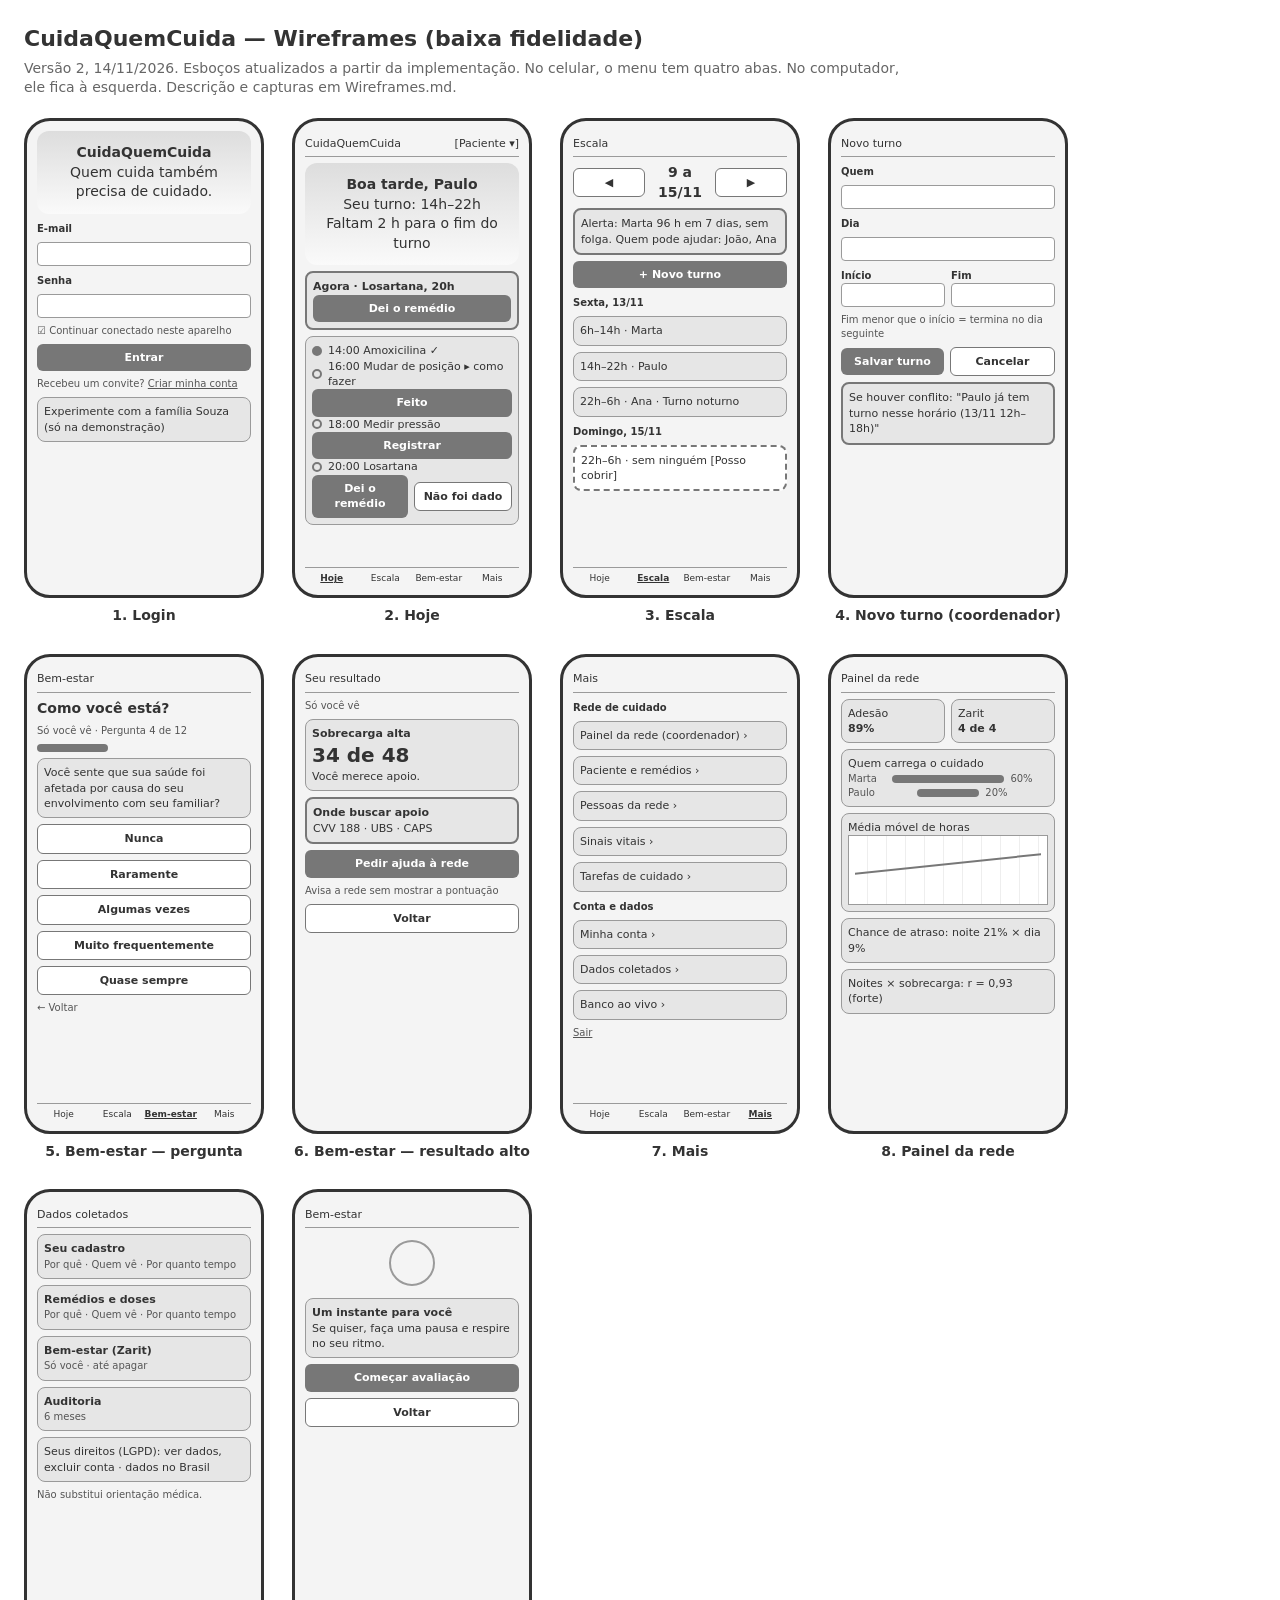
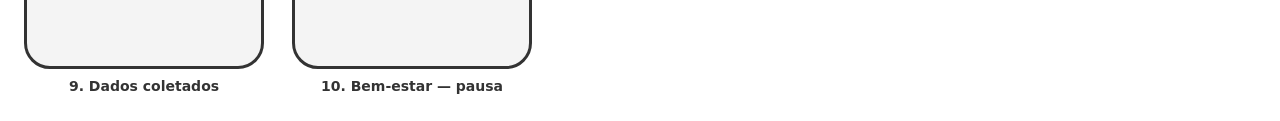
<file: documentacao/02-wireframes/wireframes.html>
<!doctype html>
<html lang="pt-BR">
<head>
<meta charset="utf-8">
<meta name="viewport" content="width=device-width, initial-scale=1">
<title>CuidaQuemCuida — Wireframes</title>
<style>
  :root { --tinta: #333; --linha: #9a9a9a; --caixa: #e6e6e6; --fundo: #f4f4f4; --forte: #777; }
  * { box-sizing: border-box; }
  body { margin: 0; padding: 24px; background: #fff; color: var(--tinta); font: 14px/1.4 system-ui, "Segoe UI", sans-serif; }
  h1 { font-size: 22px; margin: 0 0 4px; }
  p.nota { color: #666; margin: 0 0 20px; max-width: 900px; }
  .telas { display: flex; flex-wrap: wrap; gap: 28px; }
  figure { margin: 0; }
  figcaption { font-weight: 700; margin-top: 8px; text-align: center; }
  .cel { width: 240px; height: 480px; border: 3px solid var(--tinta); border-radius: 26px; padding: 10px; background: var(--fundo);
         display: flex; flex-direction: column; gap: 6px; overflow: hidden; }
  .topo { height: 26px; border-bottom: 1px solid var(--linha); display: flex; align-items: center; justify-content: space-between; font-size: 11px; }
  .bloco { background: var(--caixa); border: 1px solid var(--linha); border-radius: 8px; padding: 6px; font-size: 11px; }
  .alerta { border: 2px solid var(--forte); }
  .tracejado { border: 2px dashed var(--forte); background: #fff; }
  .botao { background: var(--forte); color: #fff; border-radius: 6px; padding: 6px; text-align: center; font-size: 11px; font-weight: 700; }
  .botao.claro { background: #fff; color: var(--tinta); border: 1px solid var(--forte); }
  .campo { height: 24px; border: 1px solid var(--linha); background: #fff; border-radius: 4px; }
  .rot { font-size: 10px; font-weight: 700; margin-top: 2px; }
  .linha { display: flex; gap: 6px; align-items: center; }
  .linha > * { flex: 1; }
  .ponto { width: 10px; height: 10px; border-radius: 50%; border: 2px solid var(--forte); flex: 0 0 10px; }
  .ponto.cheio { background: var(--forte); }
  .barra { height: 8px; background: var(--forte); border-radius: 4px; }
  .grafico { height: 70px; border: 1px solid var(--linha); background: repeating-linear-gradient(90deg, #fff, #fff 18px, #eee 18px, #eee 19px); position: relative; }
  .grafico::after { content: ""; position: absolute; left: 6px; right: 6px; top: 40%; border-top: 2px solid var(--forte); transform: skewY(-6deg); }
  .espaco { flex: 1; }
  .menu { display: grid; grid-template-columns: repeat(4, 1fr); border-top: 1px solid var(--linha); padding-top: 4px; font-size: 9px; text-align: center; }
  .menu b { text-decoration: underline; }
  .xs { font-size: 10px; color: #555; }
  .ceu { background: linear-gradient(#ddd, #fafafa); padding: 12px 6px; text-align: center; border-radius: 12px; }
  .respiro { flex: none; width: 46px; height: 46px; border: 2px solid var(--linha); border-radius: 50%; margin: 6px auto; }
</style>
</head>
<body>
<h1>CuidaQuemCuida — Wireframes (baixa fidelidade)</h1>
<p class="nota">Versão 2, 14/11/2026. Esboços atualizados a partir da implementação. No celular, o menu tem quatro abas. No computador, ele fica à esquerda. Descrição e capturas em Wireframes.md.</p>

<div class="telas">

<figure><div class="cel">
  <div class="ceu"><b>CuidaQuemCuida</b><br>Quem cuida também precisa de cuidado.</div>
  <div class="rot">E-mail</div><div class="campo"></div>
  <div class="rot">Senha</div><div class="campo"></div>
  <div class="xs">☑ Continuar conectado neste aparelho</div>
  <div class="botao">Entrar</div>
  <div class="xs">Recebeu um convite? <u>Criar minha conta</u></div>
  <div class="bloco">Experimente com a família Souza (só na demonstração)</div>
</div><figcaption>1. Login</figcaption></figure>

<figure><div class="cel">
  <div class="topo">CuidaQuemCuida <span>[Paciente ▾]</span></div>
  <div class="ceu"><b>Boa tarde, Paulo</b><br>Seu turno: 14h–22h<br>Faltam 2 h para o fim do turno</div>
  <div class="bloco alerta"><b>Agora · Losartana, 20h</b><div class="botao">Dei o remédio</div></div>
  <div class="bloco">
    <div class="linha"><span class="ponto cheio"></span><span>14:00 Amoxicilina ✓</span></div>
    <div class="linha"><span class="ponto"></span><span>16:00 Mudar de posição ▸ como fazer</span></div>
    <div class="botao">Feito</div>
    <div class="linha"><span class="ponto"></span><span>18:00 Medir pressão</span></div>
    <div class="botao">Registrar</div>
    <div class="linha"><span class="ponto"></span><span>20:00 Losartana</span></div>
    <div class="linha"><div class="botao">Dei o remédio</div><div class="botao claro">Não foi dado</div></div>
  </div>
  <div class="espaco"></div>
  <div class="menu"><b>Hoje</b><span>Escala</span><span>Bem-estar</span><span>Mais</span></div>
</div><figcaption>2. Hoje</figcaption></figure>

<figure><div class="cel">
  <div class="topo">Escala</div>
  <div class="linha"><div class="botao claro">◀</div><b style="text-align:center">9 a 15/11</b><div class="botao claro">▶</div></div>
  <div class="bloco alerta">Alerta: Marta 96 h em 7 dias, sem folga. Quem pode ajudar: João, Ana</div>
  <div class="botao">+ Novo turno</div>
  <div class="rot">Sexta, 13/11</div>
  <div class="bloco">6h–14h · Marta</div>
  <div class="bloco">14h–22h · Paulo</div>
  <div class="bloco">22h–6h · Ana · Turno noturno</div>
  <div class="rot">Domingo, 15/11</div>
  <div class="bloco tracejado">22h–6h · sem ninguém [Posso cobrir]</div>
  <div class="espaco"></div>
  <div class="menu"><span>Hoje</span><b>Escala</b><span>Bem-estar</span><span>Mais</span></div>
</div><figcaption>3. Escala</figcaption></figure>

<figure><div class="cel">
  <div class="topo">Novo turno</div>
  <div class="rot">Quem</div><div class="campo"></div>
  <div class="rot">Dia</div><div class="campo"></div>
  <div class="linha"><div><div class="rot">Início</div><div class="campo"></div></div><div><div class="rot">Fim</div><div class="campo"></div></div></div>
  <div class="xs">Fim menor que o início = termina no dia seguinte</div>
  <div class="linha"><div class="botao">Salvar turno</div><div class="botao claro">Cancelar</div></div>
  <div class="bloco alerta">Se houver conflito: "Paulo já tem turno nesse horário (13/11 12h–18h)"</div>
</div><figcaption>4. Novo turno (coordenador)</figcaption></figure>

<figure><div class="cel">
  <div class="topo">Bem-estar</div>
  <div style="font-weight:700">Como você está?</div>
  <div class="xs">Só você vê · Pergunta 4 de 12</div>
  <div class="barra" style="width:33%"></div>
  <div class="bloco">Você sente que sua saúde foi afetada por causa do seu envolvimento com seu familiar?</div>
  <div class="botao claro">Nunca</div><div class="botao claro">Raramente</div><div class="botao claro">Algumas vezes</div>
  <div class="botao claro">Muito frequentemente</div><div class="botao claro">Quase sempre</div>
  <div class="xs">← Voltar</div>
  <div class="espaco"></div>
  <div class="menu"><span>Hoje</span><span>Escala</span><b>Bem-estar</b><span>Mais</span></div>
</div><figcaption>5. Bem-estar — pergunta</figcaption></figure>

<figure><div class="cel">
  <div class="topo">Seu resultado</div>
  <div class="xs">Só você vê</div>
  <div class="bloco"><b>Sobrecarga alta</b><br><span style="font-size:20px;font-weight:700">34 de 48</span><br>Você merece apoio.</div>
  <div class="bloco alerta"><b>Onde buscar apoio</b><br>CVV 188 · UBS · CAPS</div>
  <div class="botao">Pedir ajuda à rede</div>
  <div class="xs">Avisa a rede sem mostrar a pontuação</div>
  <div class="botao claro">Voltar</div>
</div><figcaption>6. Bem-estar — resultado alto</figcaption></figure>

<figure><div class="cel">
  <div class="topo">Mais</div>
  <div class="rot">Rede de cuidado</div>
  <div class="bloco">Painel da rede (coordenador) ›</div>
  <div class="bloco">Paciente e remédios ›</div>
  <div class="bloco">Pessoas da rede ›</div>
  <div class="bloco">Sinais vitais ›</div>
  <div class="bloco">Tarefas de cuidado ›</div>
  <div class="rot">Conta e dados</div>
  <div class="bloco">Minha conta ›</div>
  <div class="bloco">Dados coletados ›</div>
  <div class="bloco">Banco ao vivo ›</div>
  <div class="xs"><u>Sair</u></div>
  <div class="espaco"></div>
  <div class="menu"><span>Hoje</span><span>Escala</span><span>Bem-estar</span><b>Mais</b></div>
</div><figcaption>7. Mais</figcaption></figure>

<figure><div class="cel">
  <div class="topo">Painel da rede</div>
  <div class="linha"><div class="bloco">Adesão<br><b>89%</b></div><div class="bloco">Zarit<br><b>4 de 4</b></div></div>
  <div class="bloco">Quem carrega o cuidado
    <div class="linha"><span class="xs">Marta</span><div class="barra" style="flex:3"></div><span class="xs">60%</span></div>
    <div class="linha"><span class="xs">Paulo</span><div class="barra" style="flex:1"></div><span class="xs">20%</span></div>
  </div>
  <div class="bloco">Média móvel de horas<div class="grafico"></div></div>
  <div class="bloco">Chance de atraso: noite 21% × dia 9%</div>
  <div class="bloco">Noites × sobrecarga: r = 0,93 (forte)</div>
</div><figcaption>8. Painel da rede</figcaption></figure>

<figure><div class="cel">
  <div class="topo">Dados coletados</div>
  <div class="bloco"><b>Seu cadastro</b><br><span class="xs">Por quê · Quem vê · Por quanto tempo</span></div>
  <div class="bloco"><b>Remédios e doses</b><br><span class="xs">Por quê · Quem vê · Por quanto tempo</span></div>
  <div class="bloco"><b>Bem-estar (Zarit)</b><br><span class="xs">Só você · até apagar</span></div>
  <div class="bloco"><b>Auditoria</b><br><span class="xs">6 meses</span></div>
  <div class="bloco">Seus direitos (LGPD): ver dados, excluir conta · dados no Brasil</div>
  <div class="xs">Não substitui orientação médica.</div>
</div><figcaption>9. Dados coletados</figcaption></figure>

<figure><div class="cel">
  <div class="topo">Bem-estar</div>
  <div class="respiro"></div>
  <div class="bloco"><b>Um instante para você</b><br>Se quiser, faça uma pausa e respire no seu ritmo.</div>
  <div class="botao">Começar avaliação</div>
  <div class="botao claro">Voltar</div>
</div><figcaption>10. Bem-estar — pausa</figcaption></figure>

</div>
</body>
</html>
</file>
